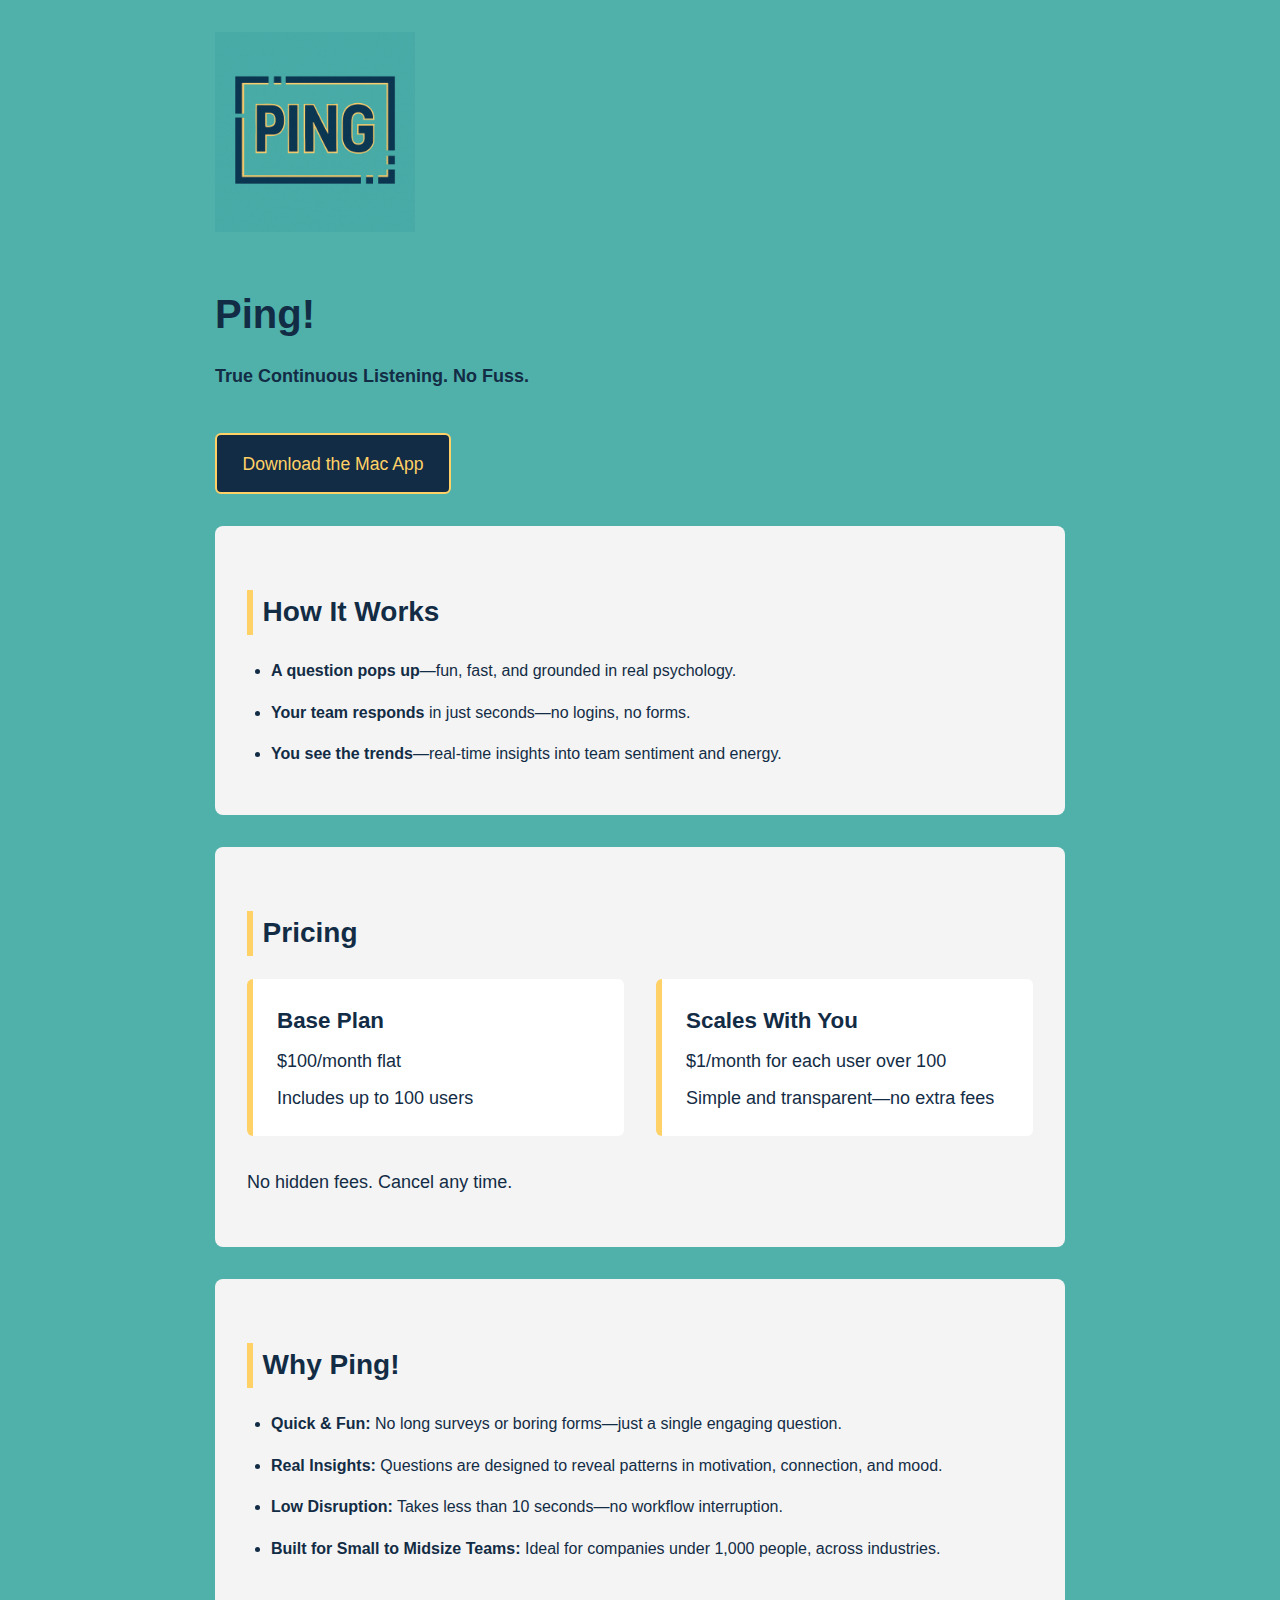
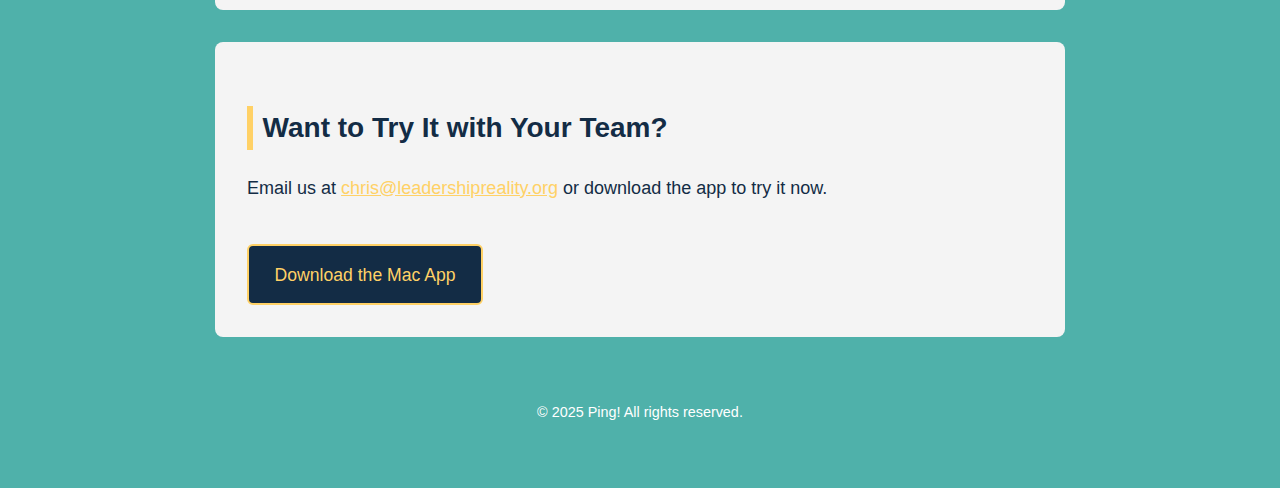
<file: index.html>
<!DOCTYPE html>
<html lang="en">
<head>
  <meta charset="UTF-8" />
  <meta name="viewport" content="width=device-width, initial-scale=1.0"/>
  <title>Ping! – Team Pulse, Simplified</title>
  <link rel="stylesheet" href="styles.css" />
  <link rel="icon" href="assets/favicon.ico" />
</head>
<body>
  <div class="container">
    <img src="assets/C2619653-4FBB-4F36-A706-2BD8CD9A914D.jpg" alt="Ping! logo" class="logo" />
    <h1>Ping!</h1>
    <p><strong>True Continuous Listening. No Fuss.</strong></p>
    <a class="button" href="https://drive.google.com/file/d/1QKrHTmKNB8JbvT1mA8kPzAw9qd_RCdLH/view?usp=share_link">Download the Mac App</a>
    <div class="section">
      <h2>How It Works</h2>
      <ul class="step-list">
        <li><strong>A question pops up</strong>—fun, fast, and grounded in real psychology.</li>
        <li><strong>Your team responds</strong> in just seconds—no logins, no forms.</li>
        <li><strong>You see the trends</strong>—real-time insights into team sentiment and energy.</li>
      </ul>
    </div>
    <section class="section">
      <h2>Pricing</h2>
      <div class="pricing-table">
        <div class="pricing-box">
          <h3>Base Plan</h3>
          <p>$100/month flat</p>
          <p>Includes up to 100 users</p>
        </div>
        <div class="pricing-box">
          <h3>Scales With You</h3>
          <p>$1/month for each user over 100</p>
          <p>Simple and transparent—no extra fees</p>
        </div>
      </div>
      <p style="margin-top: 2rem;">No hidden fees. Cancel any time.</p>
    </section>
    <div class="section">
      <h2>Why Ping!</h2>
      <ul class="step-list">
        <li><strong>Quick & Fun:</strong> No long surveys or boring forms—just a single engaging question.</li>
        <li><strong>Real Insights:</strong> Questions are designed to reveal patterns in motivation, connection, and mood.</li>
        <li><strong>Low Disruption:</strong> Takes less than 10 seconds—no workflow interruption.</li>
        <li><strong>Built for Small to Midsize Teams:</strong> Ideal for companies under 1,000 people, across industries.</li>
      </ul>
    </div>
    <div class="section">
      <h2>Want to Try It with Your Team?</h2>
      <p>Email us at <a href="mailto:chris@leadershipreality.org">chris@leadershipreality.org</a> or download the app to try it now.</p>
      <a class="button" href="https://drive.google.com/file/d/1QKrHTmKNB8JbvT1mA8kPzAw9qd_RCdLH/view?usp=share_link">Download the Mac App</a>
    </div>
    <footer>
      &copy; 2025 Ping! All rights reserved.
    </footer>
  </div>
</body>
</html>
</file>
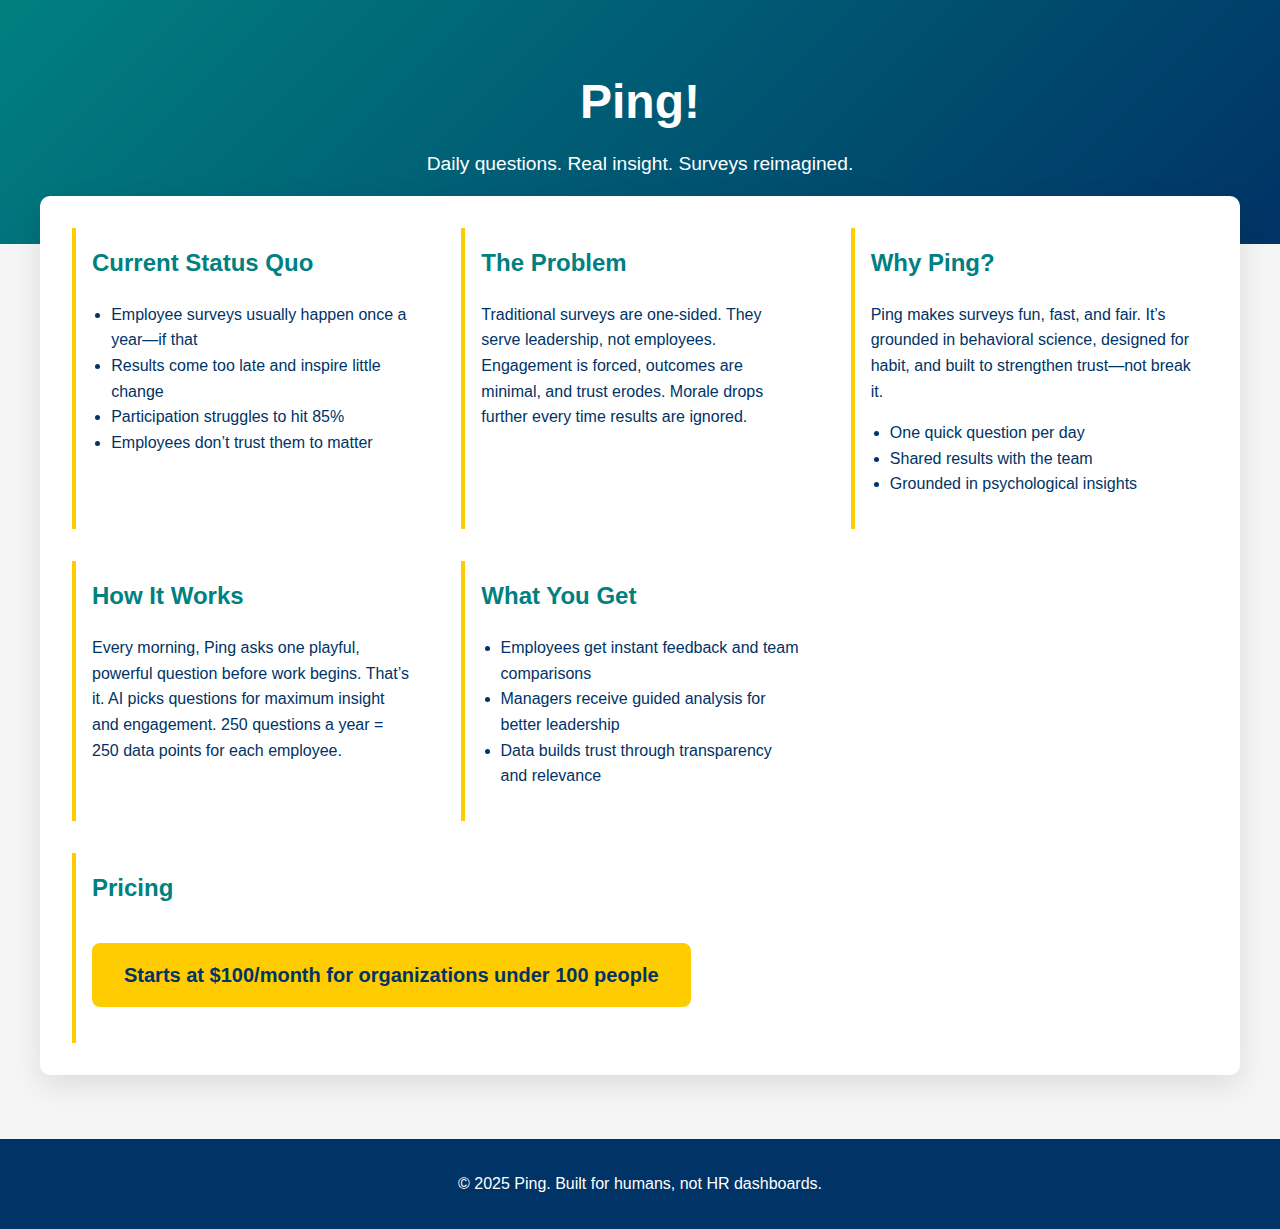
<file: surveys.html>
<!DOCTYPE html>
<html lang="en">
<head>
  <meta charset="UTF-8" />
  <meta name="viewport" content="width=device-width, initial-scale=1.0" />
  <title>Ping | Reinventing Employee Surveys</title>
  <link rel="stylesheet" href="surveys.css" />
</head>
<body>
  <header>
    <h1>Ping!</h1>
    <p>Daily questions. Real insight. Surveys reimagined.</p>
  </header>
  <main class="container">
    <section>
      <h2>Current Status Quo</h2>
      <ul>
        <li>Employee surveys usually happen once a year—if that</li>
        <li>Results come too late and inspire little change</li>
        <li>Participation struggles to hit 85%</li>
        <li>Employees don’t trust them to matter</li>
      </ul>
    </section>
    <section>
      <h2>The Problem</h2>
      <p>
        Traditional surveys are one-sided. They serve leadership, not employees. Engagement is forced,
        outcomes are minimal, and trust erodes. Morale drops further every time results are ignored.
      </p>
    </section>
    <section>
      <h2>Why Ping?</h2>
      <p>
        Ping makes surveys fun, fast, and fair. It’s grounded in behavioral science, designed for habit,
        and built to strengthen trust—not break it.
      </p>
      <ul>
        <li>One quick question per day</li>
        <li>Shared results with the team</li>
        <li>Grounded in psychological insights</li>
      </ul>
    </section>
    <section>
      <h2>How It Works</h2>
      <p>
        Every morning, Ping asks one playful, powerful question before work begins. That’s it.
        AI picks questions for maximum insight and engagement. 250 questions a year = 250 data points
        for each employee.
      </p>
    </section>
    <section>
      <h2>What You Get</h2>
      <ul>
        <li>Employees get instant feedback and team comparisons</li>
        <li>Managers receive guided analysis for better leadership</li>
        <li>Data builds trust through transparency and relevance</li>
      </ul>
    </section>
    <section class="fullwidth-section">
      <h2>Pricing</h2>
      <p class="price">Starts at $100/month for organizations under 100 people</p>
    </section>
  </main>
  <footer>
    <p>&copy; 2025 Ping. Built for humans, not HR dashboards.</p>
  </footer>
</body>
</html>
</file>
<file: styles.css>
:root {
  --teal: #4FB1AA;
  --navy: #132C45;
  --yellow: #FFD166;
  --white: #ffffff;
  --gray: #f4f4f4;
}

body {
  margin: 0;
  font-family: -apple-system, BlinkMacSystemFont, 'Segoe UI', Roboto, sans-serif;
  background-color: var(--teal);
  color: var(--navy);
  line-height: 1.6;
}

.container {
  max-width: 850px;
  margin: 0 auto;
  padding: 2rem 1rem;
}

header {
  text-align: center;
  padding: 2rem 1rem;
}

.logo {
  width: 200px;
  margin-bottom: 1rem;
}

h1 {
  font-size: 2.5rem;
  margin-bottom: 0.5rem;
}

h2 {
  font-size: 1.75rem;
  margin-top: 2rem;
  border-left: 6px solid var(--yellow);
  padding-left: 0.6rem;
}

p {
  font-size: 1.125rem;
  margin-top: 1rem;
}

.section {
  background-color: var(--gray);
  padding: 2rem;
  border-radius: 8px;
  margin: 2rem 0;
}

ul {
  padding-left: 1.5rem;
}

li {
  margin-bottom: 1rem;
}

.button {
  display: inline-block;
  margin-top: 1.5rem;
  background-color: var(--navy);
  color: var(--yellow);
  padding: 0.9rem 1.6rem;
  border-radius: 6px;
  text-decoration: none;
  font-size: 1.1rem;
  border: 2px solid var(--yellow);
  transition: background-color 0.3s;
}

.button:hover {
  background-color: #0f243b;
}

footer {
  text-align: center;
  font-size: 0.9rem;
  padding: 2rem 1rem;
  color: var(--white);
}

a {
  color: var(--yellow);
}

.pricing-table {
  display: flex;
  flex-direction: column;
  gap: 1rem;
}

.pricing-box {
  background-color: var(--white);
  padding: 1.5rem;
  border-left: 6px solid var(--yellow);
  border-radius: 6px;
}

.pricing-box h3 {
  margin: 0;
  font-size: 1.4rem;
}

.pricing-box p {
  margin: 0.5rem 0 0 0;
}

@media (min-width: 768px) {
  .pricing-table {
    flex-direction: row;
    gap: 2rem;
  }
  .pricing-box {
    flex: 1;
  }
}
</file>
<file: surveys.css>
:root {
  --teal: #008080;
  --dark-blue: #003366;
  --yellow: #ffcc00;
  --white: #ffffff;
  --gray: #f5f5f5;
}

* {
  box-sizing: border-box;
}

body {
  font-family: "Segoe UI", Tahoma, Geneva, Verdana, sans-serif;
  margin: 0;
  background-color: var(--gray);
  color: var(--dark-blue);
  line-height: 1.6;
}

header {
  background: linear-gradient(135deg, var(--teal), var(--dark-blue));
  padding: 4rem 2rem;
  text-align: center;
  color: var(--white);
}

header h1 {
  margin: 0 0 0.5rem;
  font-size: 3rem;
}

header p {
  font-size: 1.2rem;
  max-width: 600px;
  margin: 0 auto;
}

.container {
  display: grid;
  grid-template-columns: repeat(auto-fit, minmax(300px, 1fr));
  gap: 2rem;
  max-width: 1200px;
  margin: -3rem auto 4rem;
  padding: 2rem;
  background-color: var(--white);
  border-radius: 10px;
  box-shadow: 0 10px 30px rgba(0, 0, 0, 0.1);
}

section {
  padding: 1rem;
  border-left: 4px solid var(--yellow);
}

h2 {
  color: var(--teal);
  margin-top: 0;
}

ul {
  list-style: disc;
  padding-left: 1.2rem;
}

.hero-image {
  width: 100%;
  max-height: 300px;
  object-fit: cover;
  border-radius: 10px;
  margin-top: 2rem;
}

.fullwidth-section {
  grid-column: 1 / -1;
}

.price {
  background-color: var(--yellow);
  color: var(--dark-blue);
  display: inline-block;
  padding: 1rem 2rem;
  font-weight: bold;
  border-radius: 8px;
  margin-top: 1rem;
  font-size: 1.25rem;
}

footer {
  background-color: var(--dark-blue);
  color: var(--white);
  text-align: center;
  padding: 1rem 2rem;
}
</file>
